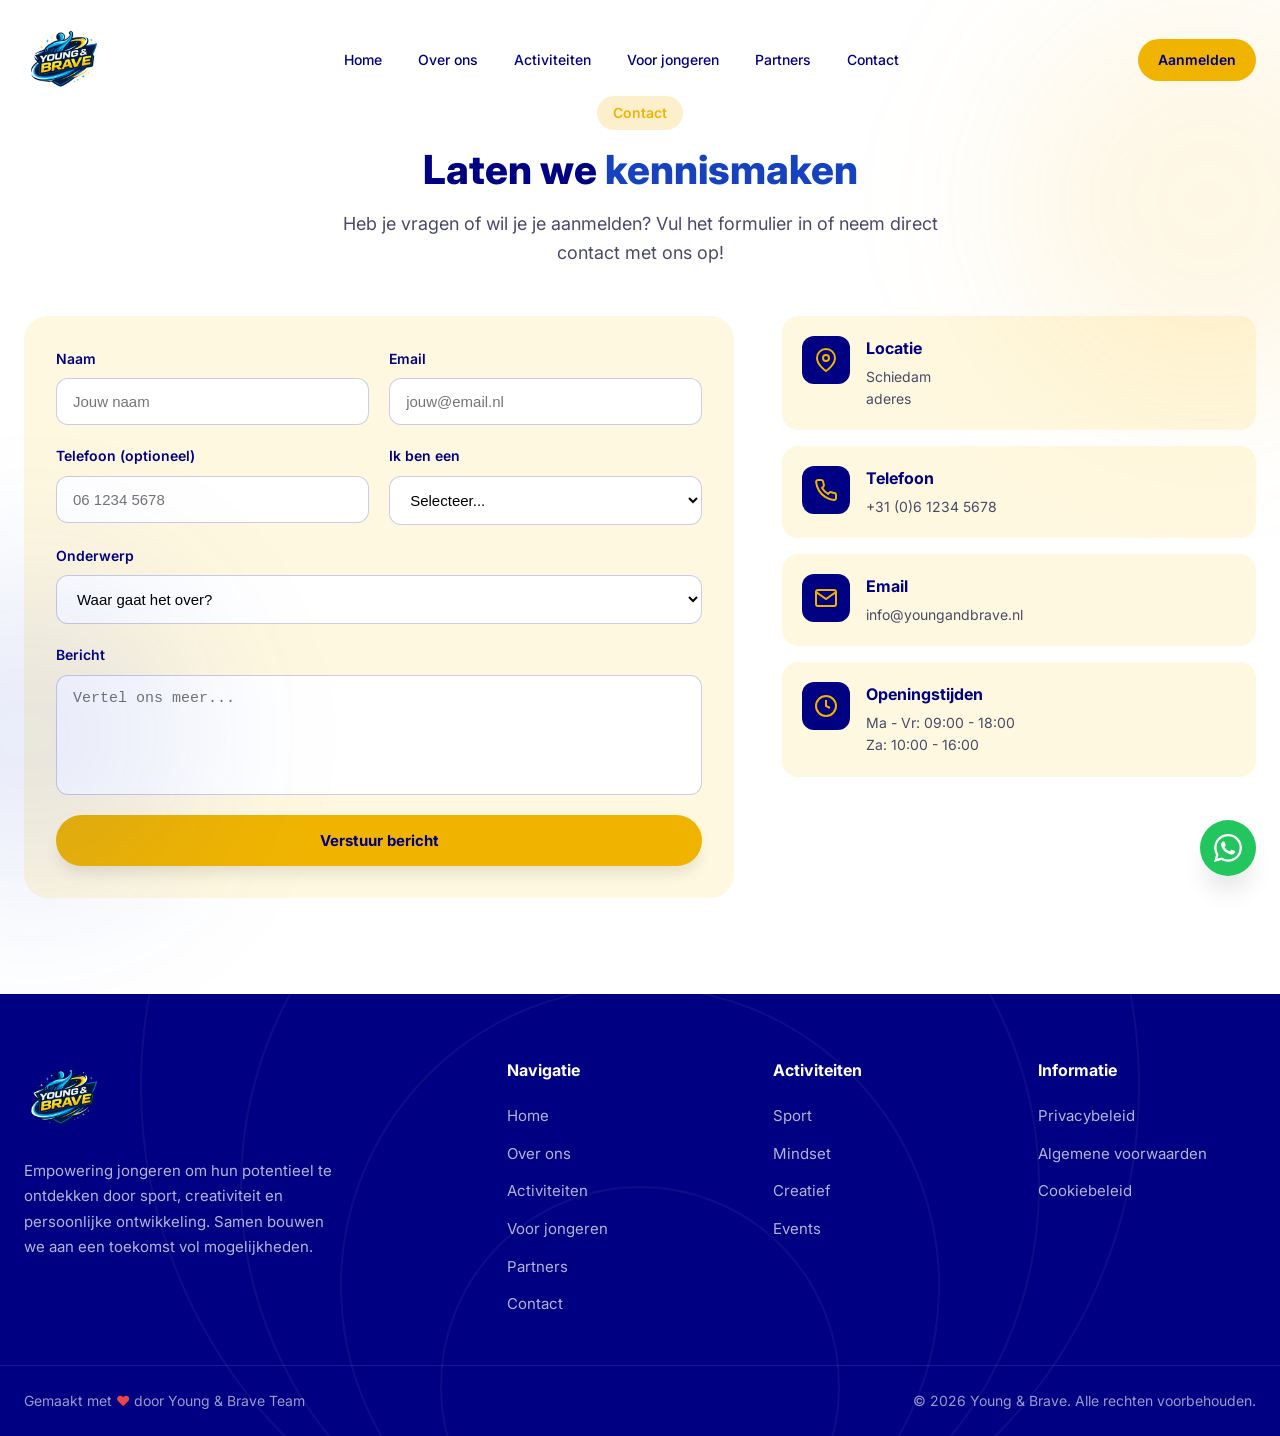
<file: contact.html>
<!DOCTYPE html>
<html lang="en">

<head>
  <meta charset="UTF-8">
  <meta name="viewport" content="width=device-width, initial-scale=1.0">
  <meta name="description"
    content="Young & Strong helpt jongeren met sport, mindset en creatieve workshops. Voor persoonlijke groei, zelfvertrouwen en toekomstontwikkeling.">
  <title>Contact</title>

  <!-- Connecties -->
  <link rel="preconnect" href="https://fonts.googleapis.com">
  <link rel="preconnect" href="https://fonts.gstatic.com" crossorigin>
  <link href="https://fonts.googleapis.com/css2?family=Inter:wght@400;500;600;700;800;900&display=swap"
    rel="stylesheet">
  <link rel="stylesheet" href="style.css">
</head>

<body>
  <!-- Loading Animation -->
  <div id="loader" class="loader">
    <div class="loader-content">
      <div class="loader-logo">
        <img src="logo.png" alt="logo" class="logo-img">
      </div>
      <div class="loader-text">
        <span class="loader-word">Young</span>
        <span class="loader-ampersand">&</span>
        <span class="loader-word">Brave</span>
      </div>
      <div class="loader-bar">
        <div class="loader-progress"></div>
      </div>
    </div>
  </div>

  <!-- Navigation -->
  <nav id="navbar" class="navbar">
    <div class="nav-container">
      <a href="index.html" class="nav-logo">
        <img src="logo.png" alt="logo" class="logo-img">
      </a>

      <div class="nav-links" id="navLinks">
        <a href="index.html" class="nav-link">Home</a>
        <a href="overOns.html" class="nav-link">Over ons</a>
        <a href="activiteiten.html" class="nav-link">Activiteiten</a>
        <a href="voorJongeren.html" class="nav-link">Voor jongeren</a>
        <a href="partners.html" class="nav-link">Partners</a>
        <a href="contact.html" class="nav-link">Contact</a>
      </div>

      <a href="contact.html" class="nav-cta">Aanmelden</a>

      <button class="nav-toggle" id="navToggle" aria-label="Menu">
        <span></span>
        <span></span>
        <span></span>
      </button>
    </div>
  </nav>


  <!-- Mobile Menu -->
  <div class="mobile-menu" id="mobileMenu">
    <a href="index.html" class="mobile-link">Home</a>
    <a href="overOns.html" class="mobile-link">Over ons</a>
    <a href="activiteiten.html" class="mobile-link">Activiteiten</a>
    <a href="voorJongeren.html" class="mobile-link">Voor jongeren</a>
    <a href="partners.html" class="mobile-link">Partners</a>
    <a href="contact.html" class="mobile-link">Contact</a>
    <a href="contact.html" class="mobile-cta">Aanmelden</a>
  </div>


  <section id="contact" class="contact">
    <div class="contact-bg">
      <div class="contact-blob contact-blob-1"></div>
      <div class="contact-blob contact-blob-2"></div>
    </div>

    <div class="container">
      <div class="section-header">
        <span class="section-badge section-badge--yellow">Contact</span>
        <h2 class="section-title">Laten we <span class="text-blue">kennismaken</span></h2>
        <p class="section-text">Heb je vragen of wil je je aanmelden? Vul het formulier in of neem direct contact met
          ons op!</p>
      </div>

      <div class="contact-grid">
        <div class="contact-form-wrapper">
          <div class="contact-form-box">
            <form id="contactForm" class="contact-form" action="https://formspree.io/f/xdapzzyy" method="POST">
              <div class="form-row">
                <div class="form-group">
                  <label for="name" class="form-label">Naam</label>
                  <input type="text" id="name" name="name" class="form-input" placeholder="Jouw naam" required>
                </div>
                <div class="form-group">
                  <label for="email" class="form-label">Email</label>
                  <input type="email" id="email" name="email" class="form-input" placeholder="jouw@email.nl" required>
                </div>
              </div>

              <div class="form-row">
                <div class="form-group">
                  <label for="phone" class="form-label">Telefoon (optioneel)</label>
                  <input type="tel" id="phone" name="phone" class="form-input" placeholder="06 1234 5678">
                </div>
                <div class="form-group">
                  <label for="type" class="form-label">Ik ben een</label>
                  <select id="type" name="type" class="form-select">
                    <option value="">Selecteer...</option>
                    <option value="jongere">Jongere (17-22)</option>
                    <option value="ouder">Ouder/Verzorger</option>
                    <option value="gemeente">Gemeente/Partner</option>
                    <option value="anders">Anders</option>
                  </select>
                </div>
              </div>

              <div class="form-group">
                <label for="subject" class="form-label">Onderwerp</label>
                <select id="subject" name="subject" class="form-select">
                  <option value="">Waar gaat het over?</option>
                  <option value="aanmelden">Aanmelden voor activiteit</option>
                  <option value="informatie">Informatie aanvragen</option>
                  <option value="samenwerken">Samenwerken</option>
                  <option value="vrijwilliger">Vrijwilliger worden</option>
                  <option value="anders">Anders</option>
                </select>
              </div>

              <div class="form-group">
                <label for="message" class="form-label">Bericht</label>
                <textarea id="message" name="message" class="form-textarea" rows="5" placeholder="Vertel ons meer..."
                  required></textarea>
              </div>

              <button type="submit" class="btn btn-primary btn-full">Verstuur bericht</button>
            </form>

            <div id="formSuccess" class="form-success">
              <h3 class="form-success-title">Bedankt voor je bericht!</h3>
              <p class="form-success-text">We nemen zo snel mogelijk contact met je op.</p>
            </div>
          </div>
        </div>

        <div class="contact-info">
          <div class="contact-info-item">
            <div class="contact-info-icon"> <svg viewBox="0 0 24 24" fill="none" stroke="currentColor" stroke-width="2">
                <path d="M21 10c0 7-9 13-9 13s-9-6-9-13a9 9 0 0118 0z" />
                <circle cx="12" cy="10" r="3" />
              </svg> </div>
            <div>
              <h4 class="contact-info-title">Locatie</h4>
              <p class="contact-info-text">Schiedam<br>aderes</p>
            </div>
          </div>
          <div class="contact-info-item">
            <div class="contact-info-icon"> <svg viewBox="0 0 24 24" fill="none" stroke="currentColor" stroke-width="2">
                <path
                  d="M22 16.92v3a2 2 0 0 1-2.18 2 19.79 19.79 0 0 1-8.63-3.07 19.5 19.5 0 0 1-6-6 19.79 19.79 0 0 1-3.07-8.67A2 2 0 0 1 4.11 2h3a2 2 0 0 1 2 1.72 12.84 12.84 0 0 0 .7 2.81 2 2 0 0 1-.45 2.11L8.09 9.91a16 16 0 0 0 6 6l1.27-1.27a2 2 0 0 1 2.11-.45 12.84 12.84 0 0 0 2.81.7A2 2 0 0 1 22 16.92z" />
              </svg> </div>
            <div>
              <h4 class="contact-info-title">Telefoon</h4>
              <p class="contact-info-text">+31 (0)6 1234 5678</p>
            </div>
          </div>
          <div class="contact-info-item">
            <div class="contact-info-icon"> <svg viewBox="0 0 24 24" fill="none" stroke="currentColor" stroke-width="2">
                <path d="M4 4h16c1.1 0 2 .9 2 2v12c0 1.1-.9 2-2 2H4c-1.1 0-2-.9-2-2V6c0-1.1.9-2 2-2z" />
                <polyline points="22,6 12,13 2,6" />
              </svg> </div>
            <div>
              <h4 class="contact-info-title">Email</h4>
              <p class="contact-info-text">info@youngandbrave.nl</p>
            </div>
          </div>
          <div class="contact-info-item">
            <div class="contact-info-icon"> <svg viewBox="0 0 24 24" fill="none" stroke="currentColor" stroke-width="2">
                <circle cx="12" cy="12" r="10" />
                <polyline points="12 6 12 12 16 14" />
              </svg> </div>
            <div>
              <h4 class="contact-info-title">Openingstijden</h4>
              <p class="contact-info-text">Ma - Vr: 09:00 - 18:00<br>Za: 10:00 - 16:00</p>
            </div>
          </div>
        </div>
      </div>
    </div>
  </section>

  <!-- Footer -->
  <footer class="footer">
    <div class="footer-rings">
      <div class="footer-ring"></div>
      <div class="footer-ring"></div>
      <div class="footer-ring"></div>
      <div class="footer-ring"></div>
    </div>

    <div class="container">
      <div class="footer-grid">
        <div class="footer-brand">
          <div class="footer-logo">
            <img src="logo.png" alt="logo" class="logo-img">
        </div>
          <p class="footer-text">Empowering jongeren om hun potentieel te ontdekken door sport, creativiteit en
            persoonlijke ontwikkeling. Samen bouwen we aan een toekomst vol mogelijkheden.</p>
        </div>

        <div class="footer-links">
          <h4 class="footer-title">Navigatie</h4>
          <ul>
            <li><a href="index.html">Home</a></li>
            <li><a href="overOns.html">Over ons</a></li>
            <li><a href="activiteiten.html">Activiteiten</a></li>
            <li><a href="voorJongeren.html">Voor jongeren</a></li>
            <li><a href="partners.html">Partners</a></li>
            <li><a href="contact.html">Contact</a></li>
          </ul>
        </div>

        <div class="footer-links">
          <h4 class="footer-title">Activiteiten</h4>
          <ul>
            <li><a href="activiteiten.html">Sport</a></li>
            <li><a href="activiteiten.html">Mindset</a></li>
            <li><a href="activiteiten.html">Creatief</a></li>
            <li><a href="activiteiten.html">Events</a></li>
          </ul>
        </div>

        <div class="footer-links">
          <h4 class="footer-title">Informatie</h4>
          <ul>
            <li><a href="#" onclick="alert('Binnenkort beschikbaar!')">Privacybeleid</a></li>
            <li><a href="#" onclick="alert('Binnenkort beschikbaar!')">Algemene voorwaarden</a></li>
            <li><a href="#" onclick="alert('Binnenkort beschikbaar!')">Cookiebeleid</a></li>
          </ul>
        </div>
      </div>
    </div>

    <div class="footer-bottom">
      <div class="container">
        <div class="footer-bottom-content">
          <p class="footer-credit">
            Gemaakt met <span>❤️</span> door Young & Brave Team
          </p>
          <p class="footer-copyright">© 2026 Young & Brave. Alle rechten voorbehouden.</p>
        </div>
      </div>
    </div>
  </footer>

  <!-- WhatsApp Button -->
  <a href="https://wa.me/31682370642?text=Hoi!%20Ik%20heb%20een%20vraag%20over%20Young%20%26%20Brave." target="_blank"
    class="whatsapp-btn" aria-label="Contact via WhatsApp">
    <svg viewBox="0 0 24 24" fill="currentColor">
      <path
        d="M17.472 14.382c-.297-.149-1.758-.867-2.03-.967-.273-.099-.471-.148-.67.15-.197.297-.767.966-.94 1.164-.173.199-.347.223-.644.075-.297-.15-1.255-.463-2.39-1.475-.883-.788-1.48-1.761-1.653-2.059-.173-.297-.018-.458.13-.606.134-.133.298-.347.446-.52.149-.174.198-.298.298-.497.099-.198.05-.371-.025-.52-.075-.149-.669-1.612-.916-2.207-.242-.579-.487-.5-.669-.51-.173-.008-.371-.01-.57-.01-.198 0-.52.074-.792.372-.272.297-1.04 1.016-1.04 2.479 0 1.462 1.065 2.875 1.213 3.074.149.198 2.096 3.2 5.077 4.487.709.306 1.262.489 1.694.625.712.227 1.36.195 1.871.118.571-.085 1.758-.719 2.006-1.413.248-.694.248-1.289.173-1.413-.074-.124-.272-.198-.57-.347m-5.421 7.403h-.004a9.87 9.87 0 01-5.031-1.378l-.361-.214-3.741.982.998-3.648-.235-.374a9.86 9.86 0 01-1.51-5.26c.001-5.45 4.436-9.884 9.888-9.884 2.64 0 5.122 1.03 6.988 2.898a9.825 9.825 0 012.893 6.994c-.003 5.45-4.437 9.884-9.885 9.884m8.413-18.297A11.815 11.815 0 0012.05 0C5.495 0 .16 5.335.157 11.892c0 2.096.547 4.142 1.588 5.945L.057 24l6.305-1.654a11.882 11.882 0 005.683 1.448h.005c6.554 0 11.89-5.335 11.893-11.893a11.821 11.821 0 00-3.48-8.413z" />
    </svg>
    <span class="whatsapp-tooltip">Chat met ons!</span>
  </a>

  <!-- scripts -->
  <script src="main.js"></script>
</body>

</html>
</file>
<file: style.css>
/* ========================================
   YOUNG & BRAVE - CSS Stylesheet
   Pure HTML/CSS/JS Version
   ======================================== */

/* CSS Variables */
:root {
  /* Colors */
  --yb-navy: #000082;
  --yb-blue: #1642BF;
  --yb-yellow: #F0B400;
  --yb-yellow-hover: #D49B00;
  --yb-cream: #FFF8E0;
  --yb-white: #FFFFFF;
  
  /* Text Colors */
  --text-dark: #1a1a2e;
  --text-medium: #4a4a68;
  --text-light: #ffffff;
  
  /* Spacing */
  --container-max: 1280px;
  --section-padding: 6rem;
  
  /* Border Radius */
  --radius-sm: 0.5rem;
  --radius-md: 0.75rem;
  --radius-lg: 1rem;
  --radius-xl: 1.5rem;
  --radius-full: 9999px;
  
  /* Shadows */
  --shadow-sm: 0 1px 2px rgba(0, 0, 0, 0.05);
  --shadow-md: 0 4px 6px -1px rgba(0, 0, 0, 0.1);
  --shadow-lg: 0 10px 15px -3px rgba(0, 0, 0, 0.1);
  --shadow-xl: 0 20px 25px -5px rgba(0, 0, 0, 0.1);
  
  /* Transitions */
  --transition-fast: 0.15s ease;
  --transition-base: 0.3s ease;
  --transition-slow: 0.5s ease;
}

/* Reset & Base */
*, *::before, *::after {
  box-sizing: border-box;
  margin: 0;
  padding: 0;
}

html {
  scroll-behavior: smooth;
}

body {
  font-family: 'Inter', -apple-system, BlinkMacSystemFont, 'Segoe UI', Roboto, sans-serif;
  background-color: var(--yb-cream);
  color: var(--yb-navy);
  line-height: 1.6;
  overflow-x: hidden;
}

img {
  max-width: 100%;
  height: auto;
  display: block;
}

a {
  text-decoration: none;
  color: inherit;
}

button {
  font-family: inherit;
  cursor: pointer;
  border: none;
  background: none;
}

/* Container */
.container {
  max-width: var(--container-max);
  margin: 0 auto;
  padding: 0 1.5rem;
}

/* ========================================
   LOADER
   ======================================== */
.loader {
  position: fixed;
  inset: 0;
  background: var(--yb-navy);
  display: flex;
  align-items: center;
  justify-content: center;
  z-index: 9999;
  transition: opacity 0.5s ease, visibility 0.5s ease;
  height: 100vh;
}

.loader.hidden {
  opacity: 0;
  visibility: hidden;
  pointer-events: none;
}

.loader-content {
  text-align: center;
}

.loader-logo img {
  width: 80px;
  height: auto;
  max-width: 100%;
}

.loader-logo {
  display: flex;
  justify-content: center;
  height: auto;
}

.loader-content {
  text-align: center;
}

.loader-circle {
  width: 80px;
  height: 80px;
  background: var(--yb-yellow);
  border-radius: 50%;
  display: flex;
  align-items: center;
  justify-content: center;
  margin: 0 auto;
  animation: loaderPulse 1.25s ease-in-out infinite;
}

.loader-circle span {
  font-size: 1.75rem;
  font-weight: 800;
  color: var(--yb-navy);
}

@keyframes loaderPulse {
  0%, 100% { transform: scale(1); }
  50% { transform: scale(1.1); }
}

.loader-text {
  font-size: 2rem;
  font-weight: 800;
  color: white;
  margin-bottom: 2rem;
}

.loader-word {
  display: inline-block;
  opacity: 0;
  transform: translateY(20px);
  animation: fadeInUp 0.42s ease forwards;
}

.loader-word:nth-child(1) { animation-delay: 0.25s; }
.loader-ampersand { 
  display: inline-block;
  color: var(--yb-yellow);
  margin: 0 0.25rem;
  opacity: 0;
  animation: fadeInUp 0.42s ease forwards 0.5s;
}
.loader-word:nth-child(3) { animation-delay: 0.58s; }

@keyframes fadeInUp {
  to {
    opacity: 1;
    transform: translateY(0);
  }
}

.loader-bar {
  width: 200px;
  height: 4px;
  background: rgba(255, 255, 255, 0.2);
  border-radius: var(--radius-full);
  overflow: hidden;
  margin: 0 auto;
}

.loader-progress {
  height: 100%;
  background: var(--yb-yellow);
  border-radius: var(--radius-full);
  width: 0;
  animation: loadProgress 1.25s ease forwards 0.25s;
}

@keyframes loadProgress {
  0% { width: 0; }
  50% { width: 60%; }
  100% { width: 100%; }
}

/* ========================================
   NAVIGATION
   ======================================== */
.navbar {
  position: fixed;
  top: 0;
  left: 0;
  right: 0;
  z-index: 1000;
  padding: 1.25rem 0;
  transition: all var(--transition-base);
}

.navbar.scrolled {
  background: rgba(0, 0, 130, 0.95);
  backdrop-filter: blur(10px);
  padding: 0.75rem 0;
  box-shadow: var(--shadow-lg);
}

.nav-container {
  max-width: var(--container-max);
  margin: 0 auto;
  padding: 0 1.5rem;
  display: flex;
  align-items: center;
  justify-content: space-between;
}

.nav-logo {
  display: flex;
  align-items: center;
  gap: 0.75rem;
  width: 80px;
  height: auto;
  max-width: 100%;
}

.logo-circle {
  width: 40px;
  height: 40px;
  background: var(--yb-yellow);
  border-radius: 50%;
  display: flex;
  align-items: center;
  justify-content: center;
  font-weight: 800;
  font-size: 0.875rem;
  color: var(--yb-navy);
}

.logo-text {
  font-weight: 700;
  font-size: 1.25rem;
  color: var(--yb-navy);
  transition: color var(--transition-base);
}

.navbar.scrolled .logo-text {
  color: white;
}

.nav-links {
  display: flex;
  align-items: center;
  gap: 0.25rem;
}

.nav-link {
  padding: 0.5rem 1rem;
  font-size: 0.875rem;
  font-weight: 500;
  color: var(--yb-navy);
  border-radius: var(--radius-md);
  transition: all var(--transition-fast);
}

.nav-link:hover {
  background: rgba(240, 180, 0, 0.2);
}

.navbar.scrolled .nav-link {
  color: white;
}

.navbar.scrolled .nav-link:hover {
  background: rgba(240, 180, 0, 0.3);
  color: var(--yb-navy);
}

.nav-cta {
  display: inline-flex;
  padding: 0.625rem 1.25rem;
  background: var(--yb-yellow);
  color: var(--yb-navy);
  font-weight: 600;
  font-size: 0.875rem;
  border-radius: var(--radius-full);
  transition: all var(--transition-fast);
}

.nav-cta:hover {
  background: var(--yb-yellow-hover);
}

.nav-toggle {
  display: none;
  flex-direction: column;
  gap: 5px;
  padding: 5px;
}

.nav-toggle span {
  width: 24px;
  height: 2px;
  background: var(--yb-navy);
  transition: all var(--transition-fast);
}

.navbar.scrolled .nav-toggle span {
  background: white;
}

/* Mobile Menu */
.mobile-menu {
  position: fixed;
  top: 70px;
  left: 1rem;
  right: 1rem;
  background: rgba(0, 0, 130, 0.98);
  backdrop-filter: blur(10px);
  border-radius: var(--radius-xl);
  padding: 1.5rem;
  display: flex;
  flex-direction: column;
  gap: 0.5rem;
  z-index: 999;
  opacity: 0;
  visibility: hidden;
  transform: translateY(-10px);
  transition: all var(--transition-base);
}

.mobile-menu.active {
  opacity: 1;
  visibility: visible;
  transform: translateY(0);
}

.mobile-link {
  padding: 0.875rem 1rem;
  color: white;
  font-weight: 500;
  border-radius: var(--radius-md);
  transition: background var(--transition-fast);
}

.mobile-link:hover {
  background: rgba(240, 180, 0, 0.2);
}

.mobile-cta {
  margin-top: 0.5rem;
  padding: 0.875rem 1rem;
  background: var(--yb-yellow);
  color: var(--yb-navy);
  font-weight: 600;
  text-align: center;
  border-radius: var(--radius-full);
}

/* ========================================
   BUTTONS
   ======================================== */
.btn {
  display: inline-flex;
  align-items: center;
  justify-content: center;
  gap: 0.5rem;
  padding: 1rem 2rem;
  font-weight: 700;
  font-size: 0.9375rem;
  border-radius: var(--radius-full);
  transition: all var(--transition-fast);
}

.btn svg {
  width: 20px;
  height: 20px;
}

.btn-primary {
  background: var(--yb-yellow);
  color: var(--yb-navy);
  box-shadow: var(--shadow-lg);
}

.btn-primary:hover {
  background: var(--yb-yellow-hover);
  transform: translateY(-2px);
  box-shadow: var(--shadow-xl);
}

.btn-secondary {
  border: 2px solid var(--yb-navy);
  color: var(--yb-navy);
}

.btn-secondary:hover {
  background: var(--yb-navy);
  color: white;
}

.btn-navy {
  background: var(--yb-navy);
  color: white;
  box-shadow: var(--shadow-lg);
}

.btn-navy:hover {
  background: var(--yb-blue);
  transform: translateY(-2px);
}

.btn-yellow {
  background: var(--yb-yellow);
  color: var(--yb-navy);
}

.btn-yellow:hover {
  background: var(--yb-yellow-hover);
}

.btn-outline-light {
  border: 2px solid rgba(255, 255, 255, 0.3);
  color: white;
  backdrop-filter: blur(10px);
}

.btn-outline-light:hover {
  background: rgba(255, 255, 255, 0.1);
  border-color: rgba(255, 255, 255, 0.5);
}

.btn-full {
  width: 100%;
}

/* ========================================
   SECTION HEADERS
   ======================================== */
.section-header {
  text-align: center;
  margin-bottom: 3rem;
}

.section-header--light {
  color: white;
}

.section-badge {
  display: inline-block;
  padding: 0.375rem 1rem;
  font-size: 0.875rem;
  font-weight: 600;
  border-radius: var(--radius-full);
  margin-bottom: 1rem;
}

.section-badge--yellow {
  background: rgba(240, 180, 0, 0.2);
  color: var(--yb-yellow);
}

.section-badge--blue {
  background: rgba(22, 66, 191, 0.1);
  color: var(--yb-blue);
}

.section-title {
  font-size: 2.5rem;
  font-weight: 800;
  margin-bottom: 1rem;
  line-height: 1.2;
}

.section-header--light .section-title {
  color: white;
}

.section-text {
  font-size: 1.125rem;
  color: var(--text-medium);
  max-width: 600px;
  margin: 0 auto;
}

.section-header--light .section-text {
  color: rgba(255, 255, 255, 0.8);
}

.text-yellow {
  color: var(--yb-yellow);
}

.text-blue {
  color: var(--yb-blue);
}

/* ========================================
   HERO SECTION
   ======================================== */
.hero {
  position: relative;
  min-height: 100vh;
  display: flex;
  align-items: center;
  padding-top: 5rem;
  padding-bottom: 4rem;
  overflow: hidden;
}

.hero-bg {
  position: absolute;
  inset: 0;
  pointer-events: none;
}

.hero-blob {
  position: absolute;
  border-radius: 50%;
  filter: blur(80px);
}

.hero-blob-1 {
  width: 400px;
  height: 400px;
  background: rgba(240, 180, 0, 0.2);
  top: 5%;
  right: -5%;
}

.hero-blob-2 {
  width: 320px;
  height: 320px;
  background: rgba(22, 66, 191, 0.1);
  bottom: 20%;
  left: -5%;
}

.hero-blob-3 {
  width: 500px;
  height: 500px;
  background: rgba(240, 180, 0, 0.1);
  top: 50%;
  left: 50%;
  transform: translate(-50%, -50%);
}

.hero-diagonal {
  position: absolute;
  bottom: 0;
  left: 0;
  right: 0;
  height: 120px;
  background: var(--yb-navy);
  transform: skewY(-2deg);
  transform-origin: bottom left;
}

.hero-grid {
  display: grid;
  grid-template-columns: 1fr 1fr;
  gap: 4rem;
  align-items: center;
  position: relative;
  z-index: 1;
}

.hero-content {
  max-width: 600px;
}

.hero-badge {
  display: inline-flex;
  align-items: center;
  gap: 0.5rem;
  padding: 0.5rem 1rem;
  background: rgba(240, 180, 0, 0.3);
  border-radius: var(--radius-full);
  font-size: 0.875rem;
  font-weight: 600;
  color: var(--yb-navy);
  margin-bottom: 1.5rem;
}

.hero-badge-icon {
  font-size: 1rem;
}

.hero-title {
  font-size: 3.5rem;
  font-weight: 900;
  line-height: 1.1;
  color: var(--yb-navy);
  margin-bottom: 1.5rem;
}

.hero-title .highlight {
  position: relative;
  display: inline-block;
}

.hero-title .highlight::after {
  content: '';
  position: absolute;
  bottom: 5px;
  left: 0;
  right: 0;
  height: 12px;
  background: rgba(240, 180, 0, 0.6);
  z-index: -1;
}

.hero-text {
  font-size: 1.125rem;
  color: var(--text-medium);
  margin-bottom: 2rem;
  line-height: 1.7;
}

.hero-buttons {
  display: flex;
  gap: 1rem;
  margin-bottom: 2.5rem;
  flex-wrap: wrap;
}

.hero-stats {
  display: flex;
  gap: 2rem;
}

.hero-stat {
  display: flex;
  align-items: center;
  gap: 0.875rem;
}

.hero-stat-icon {
  width: 48px;
  height: 48px;
  background: rgba(22, 66, 191, 0.2);
  border-radius: var(--radius-md);
  display: flex;
  align-items: center;
  justify-content: center;
}

.hero-stat-icon svg {
  width: 24px;
  height: 24px;
  color: var(--yb-blue);
}

.hero-stat-icon--yellow {
  background: rgba(240, 180, 0, 0.4);
}

.hero-stat-icon--yellow svg {
  color: var(--yb-navy);
}

.hero-stat-number {
  font-size: 1.5rem;
  font-weight: 800;
  color: var(--yb-navy);
  line-height: 1;
}

.hero-stat-label {
  font-size: 0.875rem;
  color: var(--text-medium);
}

/* Hero Images */
.hero-images {
  position: relative;
}

.hero-image-grid {
  display: grid;
  grid-template-columns: 1fr 1fr;
  gap: 1rem;
}

.hero-image-main {
  grid-column: span 2;
  position: relative;
  border-radius: var(--radius-xl);
  overflow: hidden;
  box-shadow: var(--shadow-xl);
}

.hero-image-main img {
  width: 100%;
  aspect-ratio: 16/10;
  object-fit: cover;
}

.hero-float-card {
  position: absolute;
  bottom: -1.5rem;
  left: -1.5rem;
  background: white;
  padding: 1rem;
  border-radius: var(--radius-lg);
  box-shadow: var(--shadow-xl);
  display: flex;
  align-items: center;
  gap: 0.875rem;
}

.float-card-icon {
  width: 48px;
  height: 48px;
  background: var(--yb-yellow);
  border-radius: 50%;
  display: flex;
  align-items: center;
  justify-content: center;
  font-size: 1.5rem;
}

.float-card-title {
  font-weight: 700;
  color: var(--yb-navy);
  font-size: 0.9375rem;
}

.float-card-text {
  font-size: 0.8125rem;
  color: var(--text-medium);
}

.hero-image-small {
  border-radius: var(--radius-lg);
  overflow: hidden;
  box-shadow: var(--shadow-lg);
}

.hero-image-small img {
  width: 100%;
  aspect-ratio: 1;
  object-fit: cover;
}

.hero-deco {
  position: absolute;
  border-radius: 50%;
}

.hero-deco-1 {
  width: 80px;
  height: 80px;
  background: var(--yb-yellow);
  opacity: 0.6;
  top: -1rem;
  right: -1rem;
}

.hero-deco-2 {
  width: 64px;
  height: 64px;
  background: var(--yb-blue);
  opacity: 0.4;
  bottom: -2rem;
  right: 25%;
}

/* ========================================
   ABOUT SECTION
   ======================================== */
.about {
  position: relative;
  padding: var(--section-padding) 0;
  background: var(--yb-navy);
  overflow: hidden;
}

.about-rings {
  position: absolute;
  inset: 0;
  pointer-events: none;
  opacity: 0.1;
}

.about-ring {
  position: absolute;
  top: 50%;
  left: 50%;
  transform: translate(-50%, -50%);
  border: 2px solid white;
  border-radius: 50%;
}

.about-ring:nth-child(1) { width: 200px; height: 200px; }
.about-ring:nth-child(2) { width: 350px; height: 350px; }
.about-ring:nth-child(3) { width: 500px; height: 500px; }
.about-ring:nth-child(4) { width: 650px; height: 650px; }
.about-ring:nth-child(5) { width: 800px; height: 800px; }
.about-ring:nth-child(6) { width: 950px; height: 950px; }

.about-cards {
  display: grid;
  grid-template-columns: repeat(2, 1fr);
  gap: 2rem;
  margin-bottom: 4rem;
}

.about-card {
  background: rgba(255, 255, 255, 0.1);
  backdrop-filter: blur(10px);
  border: 1px solid rgba(255, 255, 255, 0.2);
  border-radius: var(--radius-xl);
  padding: 2rem;
}

.about-card-icon {
  width: 56px;
  height: 56px;
  border-radius: var(--radius-md);
  display: flex;
  align-items: center;
  justify-content: center;
  font-size: 1.5rem;
  margin-bottom: 1.5rem;
}

.about-card-icon--yellow {
  background: rgba(240, 180, 0, 0.2);
}

.about-card-icon--blue {
  background: rgba(22, 66, 191, 0.5);
}

.about-card-title {
  font-size: 1.5rem;
  font-weight: 700;
  color: white;
  margin-bottom: 1rem;
}

.about-card-text {
  color: rgba(255, 255, 255, 0.8);
  line-height: 1.7;
}

.values-header {
  text-align: center;
  margin-bottom: 2rem;
}

.values-title {
  font-size: 1.875rem;
  font-weight: 700;
  color: white;
  margin-bottom: 0.5rem;
}

.values-subtitle {
  color: rgba(255, 255, 255, 0.7);
}

.values-grid {
  display: grid;
  grid-template-columns: repeat(4, 1fr);
  gap: 1.5rem;
}

.value-card {
  background: rgba(255, 255, 255, 0.05);
  border: 1px solid rgba(255, 255, 255, 0.1);
  border-radius: var(--radius-lg);
  padding: 1.5rem;
  transition: all var(--transition-base);
}

.value-card:hover {
  background: rgba(255, 255, 255, 0.1);
  border-color: rgba(240, 180, 0, 0.5);
}

.value-icon {
  width: 48px;
  height: 48px;
  background: rgba(240, 180, 0, 0.2);
  border-radius: var(--radius-md);
  display: flex;
  align-items: center;
  justify-content: center;
  margin-bottom: 1rem;
}

.value-icon svg {
  width: 24px;
  height: 24px;
  color: var(--yb-yellow);
}

.value-title {
  font-size: 1.125rem;
  font-weight: 700;
  color: white;
  margin-bottom: 0.5rem;
}

.value-text {
  font-size: 0.875rem;
  color: rgba(255, 255, 255, 0.7);
  line-height: 1.6;
}

/* ========================================
   ACTIVITIES SECTION
   ======================================== */
.activities {
  padding: var(--section-padding) 0;
  background: var(--yb-cream);
}

.filter-buttons {
  display: flex;
  justify-content: center;
  gap: 0.75rem;
  margin-bottom: 2.5rem;
  flex-wrap: wrap;
}

.filter-btn {
  padding: 0.625rem 1.5rem;
  font-weight: 600;
  font-size: 0.875rem;
  border-radius: var(--radius-full);
  background: white;
  color: var(--yb-navy);
  transition: all var(--transition-fast);
}

.filter-btn:hover {
  background: rgba(240, 180, 0, 0.2);
}

.filter-btn.active {
  background: var(--yb-navy);
  color: white;
}

.activities-grid {
  display: grid;
  grid-template-columns: repeat(3, 1fr);
  gap: 1.5rem;
}

.activity-card {
  background: white;
  border-radius: var(--radius-xl);
  overflow: hidden;
  box-shadow: var(--shadow-lg);
  transition: all var(--transition-base);
}

.activity-card:hover {
  transform: translateY(-8px);
  box-shadow: var(--shadow-xl);
}

.activity-card.hidden {
  display: none;
}

.activity-image {
  position: relative;
  overflow: hidden;
}

.activity-image img {
  width: 100%;
  aspect-ratio: 4/3;
  object-fit: cover;
  transition: transform var(--transition-slow);
}

.activity-card:hover .activity-image img {
  transform: scale(1.1);
}

.activity-category {
  position: absolute;
  top: 1rem;
  left: 1rem;
  padding: 0.375rem 0.875rem;
  font-size: 0.6875rem;
  font-weight: 700;
  text-transform: uppercase;
  letter-spacing: 0.05em;
  color: white;
  border-radius: var(--radius-full);
}

.activity-category.sport { background: #f97316; }
.activity-category.mindset { background: #8b5cf6; }
.activity-category.creatief { background: #ec4899; }
.activity-category.events { background: #22c55e; }

.activity-content {
  padding: 1.5rem;
}

.activity-meta {
  display: flex;
  align-items: center;
  gap: 0.5rem;
  margin-bottom: 0.75rem;
}

.activity-meta svg {
  width: 18px;
  height: 18px;
  color: var(--yb-blue);
}

.activity-meta span {
  font-size: 0.8125rem;
  color: var(--text-medium);
  text-transform: capitalize;
}

.activity-title {
  font-size: 1.125rem;
  font-weight: 700;
  color: var(--yb-navy);
  margin-bottom: 0.75rem;
  transition: color var(--transition-fast);
}

.activity-card:hover .activity-title {
  color: var(--yb-blue);
}

.activity-description {
  font-size: 0.875rem;
  color: var(--text-medium);
  line-height: 1.6;
  margin-bottom: 1rem;
  display: -webkit-box;
  -webkit-line-clamp: 2;
  -webkit-box-orient: vertical;
  overflow: hidden;
}

.activity-link {
  display: inline-flex;
  align-items: center;
  gap: 0.5rem;
  font-weight: 600;
  font-size: 0.875rem;
  color: var(--yb-blue);
  transition: color var(--transition-fast);
}

.activity-link:hover {
  color: var(--yb-navy);
}

.activity-link svg {
  width: 16px;
  height: 16px;
}

.activities-cta {
  text-align: center;
  margin-top: 3rem;
}

/* Modal */
.modal {
  position: fixed;
  inset: 0;
  z-index: 2000;
  display: flex;
  align-items: center;
  justify-content: center;
  padding: 1rem;
  opacity: 0;
  visibility: hidden;
  transition: all var(--transition-base);
}

.modal.active {
  opacity: 1;
  visibility: visible;
}

.modal-overlay {
  position: absolute;
  inset: 0;
  background: rgba(0, 0, 0, 0.5);
  backdrop-filter: blur(4px);
}

.modal-content {
  position: relative;
  background: white;
  border-radius: var(--radius-xl);
  max-width: 700px;
  width: 100%;
  max-height: 90vh;
  overflow-y: auto;
  transform: scale(0.95);
  transition: transform var(--transition-base);
}

.modal.active .modal-content {
  transform: scale(1);
}

.modal-content--large {
  max-width: 800px;
}

.modal-close {
  position: absolute;
  top: 1rem;
  right: 1rem;
  width: 40px;
  height: 40px;
  background: var(--yb-cream);
  border-radius: 50%;
  display: flex;
  align-items: center;
  justify-content: center;
  z-index: 10;
  transition: all var(--transition-fast);
}

.modal-close:hover {
  background: var(--yb-yellow);
}

.modal-close svg {
  width: 20px;
  height: 20px;
  color: var(--yb-navy);
}

.modal-image {
  width: 100%;
  aspect-ratio: 16/9;
  object-fit: cover;
}

.modal-body {
  padding: 1.5rem;
}

.modal-category {
  display: inline-block;
  padding: 0.375rem 0.875rem;
  font-size: 0.6875rem;
  font-weight: 700;
  text-transform: uppercase;
  color: white;
  border-radius: var(--radius-full);
  margin-bottom: 1rem;
}

.modal-title {
  font-size: 1.5rem;
  font-weight: 700;
  color: var(--yb-navy);
  margin-bottom: 1rem;
}

.modal-description {
  color: var(--text-medium);
  line-height: 1.7;
  margin-bottom: 1.5rem;
}

.modal-details {
  display: grid;
  grid-template-columns: repeat(3, 1fr);
  gap: 1rem;
  margin-bottom: 1.5rem;
}

.modal-detail {
  display: flex;
  align-items: center;
  gap: 0.75rem;
  padding: 1rem;
  background: var(--yb-cream);
  border-radius: var(--radius-lg);
}

.modal-detail svg {
  width: 20px;
  height: 20px;
  color: var(--yb-blue);
  flex-shrink: 0;
}

.modal-detail-label {
  font-size: 0.75rem;
  color: var(--text-medium);
}

.modal-detail-value {
  font-size: 0.875rem;
  font-weight: 600;
  color: var(--yb-navy);
}

/* ========================================
   FOR YOUTH SECTION
   ======================================== */
.for-youth {
  position: relative;
  padding: var(--section-padding) 0;
  background: white;
  overflow: hidden;
}

.for-youth-bg {
  position: absolute;
  inset: 0;
  pointer-events: none;
}

.for-youth-blob {
  position: absolute;
  border-radius: 50%;
  filter: blur(80px);
}

.for-youth-blob-1 {
  width: 400px;
  height: 400px;
  background: rgba(240, 180, 0, 0.1);
  top: 0;
  right: -10%;
}

.for-youth-blob-2 {
  width: 320px;
  height: 320px;
  background: rgba(22, 66, 191, 0.1);
  bottom: 10%;
  left: -10%;
}

.for-youth-grid {
  display: grid;
  grid-template-columns: 1fr 1fr;
  gap: 4rem;
  align-items: start;
  margin-bottom: 4rem;
}

.benefits-title {
  font-size: 1.5rem;
  font-weight: 700;
  color: var(--yb-navy);
  margin-bottom: 1.5rem;
}

.benefits-list {
  display: flex;
  flex-direction: column;
  gap: 0.75rem;
  margin-bottom: 2rem;
}

.benefit-item {
  display: flex;
  align-items: center;
  gap: 1rem;
  padding: 1rem;
  background: var(--yb-cream);
  border-radius: var(--radius-lg);
  transition: background var(--transition-fast);
}

.benefit-item:hover {
  background: rgba(240, 180, 0, 0.2);
}

.benefit-icon {
  width: 32px;
  height: 32px;
  background: var(--yb-yellow);
  border-radius: 50%;
  display: flex;
  align-items: center;
  justify-content: center;
  flex-shrink: 0;
}

.benefit-icon svg {
  width: 18px;
  height: 18px;
  color: var(--yb-navy);
}

.benefit-text {
  font-weight: 500;
  color: var(--yb-navy);
}

.stats-row {
  display: grid;
  grid-template-columns: repeat(3, 1fr);
  gap: 1rem;
}

.stat-box {
  text-align: center;
  padding: 1.25rem 0.75rem;
  border-radius: var(--radius-lg);
}

.stat-box svg {
  width: 32px;
  height: 32px;
  margin: 0 auto 0.75rem;
}

.stat-box--navy {
  background: var(--yb-navy);
  color: white;
}

.stat-box--navy svg {
  color: var(--yb-yellow);
}

.stat-box--blue {
  background: var(--yb-blue);
  color: white;
}

.stat-box--blue svg {
  color: white;
}

.stat-box--yellow {
  background: var(--yb-yellow);
  color: var(--yb-navy);
}

.stat-box--yellow svg {
  color: var(--yb-navy);
}

.stat-number {
  font-size: 1.5rem;
  font-weight: 800;
  line-height: 1;
  margin-bottom: 0.25rem;
}

.stat-label {
  font-size: 0.6875rem;
  opacity: 0.8;
}

.for-youth-image {
  position: relative;
}

.for-youth-img-wrapper {
  border-radius: var(--radius-xl);
  overflow: hidden;
  box-shadow: var(--shadow-xl);
}

.for-youth-img-wrapper img {
  width: 100%;
  aspect-ratio: 4/5;
  object-fit: cover;
}

.whatsapp-card {
  position: absolute;
  bottom: -1.5rem;
  left: -1.5rem;
  background: white;
  padding: 1.25rem;
  border-radius: var(--radius-lg);
  box-shadow: var(--shadow-xl);
  max-width: 280px;
}

.whatsapp-icon {
  width: 48px;
  height: 48px;
  background: #22c55e;
  border-radius: 50%;
  display: flex;
  align-items: center;
  justify-content: center;
  font-size: 1.5rem;
  margin-bottom: 0.75rem;
}

.whatsapp-title {
  font-weight: 700;
  color: var(--yb-navy);
}

.whatsapp-text {
  font-size: 0.875rem;
  color: var(--text-medium);
  margin-bottom: 0.5rem;
}

.whatsapp-desc {
  font-size: 0.8125rem;
  color: var(--text-medium);
  line-height: 1.5;
}

.testimonials-section {
  margin-bottom: 3rem;
}

.testimonials-title {
  font-size: 1.875rem;
  font-weight: 700;
  color: var(--yb-navy);
  text-align: center;
  margin-bottom: 0.5rem;
}

.testimonials-subtitle {
  text-align: center;
  color: var(--text-medium);
  margin-bottom: 2rem;
}

.testimonials-grid {
  display: grid;
  grid-template-columns: repeat(3, 1fr);
  gap: 1.5rem;
}

.testimonial-card {
  background: var(--yb-cream);
  border-radius: var(--radius-xl);
  padding: 1.5rem;
  position: relative;
}

.testimonial-quote {
  position: absolute;
  top: -0.5rem;
  left: 1rem;
  font-size: 4rem;
  color: var(--yb-yellow);
  font-family: Georgia, serif;
  line-height: 1;
}

.testimonial-text {
  color: var(--text-medium);
  line-height: 1.7;
  margin-bottom: 1.25rem;
  padding-top: 1rem;
}

.testimonial-author {
  display: flex;
  align-items: center;
  gap: 0.75rem;
}

.testimonial-avatar {
  width: 48px;
  height: 48px;
  border-radius: 50%;
  object-fit: cover;
}

.testimonial-name {
  font-weight: 600;
  color: var(--yb-navy);
}

.for-youth-cta {
  text-align: center;
}

/* ========================================
   PARTNERS SECTION
   ======================================== */
.partners {
  position: relative;
  padding: var(--section-padding) 0;
  background: var(--yb-cream);
  overflow: hidden;
}

.partners-rings {
  position: absolute;
  inset: 0;
  pointer-events: none;
  opacity: 0.05;
}

.partners-ring {
  position: absolute;
  top: 50%;
  left: 50%;
  transform: translate(-50%, -50%);
  border: 2px solid white;
  border-radius: 50%;
}

.partners-ring:nth-child(1) { width: 600px; height: 600px; }
.partners-ring:nth-child(2) { width: 800px; height: 800px; }
.partners-ring:nth-child(3) { width: 1000px; height: 1000px; }

.impact-stats {
  display: grid;
  grid-template-columns: repeat(3, 1fr);
  gap: 1.5rem;
  margin-bottom: 4rem;
}

.impact-stat {
  background: white;
  backdrop-filter: blur(10px);
  border: 1px solid rgba(0, 0, 130, 0.1);
  border-radius: var(--radius-xl);
  padding: 2rem;
  text-align: center;
}

.impact-stat svg {
  width: 40px;
  height: 40px;
  color: var(--yb-yellow);
  margin: 0 auto 1rem;
}

.impact-number {
  font-size: 3rem;
  font-weight: 800;
  color: #000082;
  line-height: 1;
  margin-bottom: 0.5rem;
}

.impact-label {
  color: rgba(0, 0, 130, 0.7);
}

.partnership-grid {
  display: grid;
  grid-template-columns: repeat(3, 1fr);
  gap: 1.5rem;
  margin-bottom: 4rem;
}

.partnership-card {
  background: white;
  backdrop-filter: blur(10px);
  border: 1px solid rgba(0, 0, 130, 0.1);
  color: #000082;
  border-radius: var(--radius-xl);
  padding: 2rem;
  transition: all var(--transition-base);
}

.partnership-card:hover {
  transform: translateY(-4px);
  background: rgba(255, 255, 255, 0.1);
  border-color: rgba(240, 180, 0, 0.5);
}

.partnership-icon {
  width: 56px;
  height: 56px;
  background: rgba(240, 180, 0, 0.2);
  border-radius: var(--radius-md);
  display: flex;
  align-items: center;
  justify-content: center;
  margin-bottom: 1.5rem;
}

.partnership-icon svg {
  width: 28px;
  height: 28px;
  color: var(--yb-yellow);
}

.partnership-title {
  font-size: 1.25rem;
  font-weight: 700;
  color: #000082;
  margin-bottom: 0.75rem;
}

.partnership-text {
  color: rgba(0, 0, 130, 0.7);
  margin-bottom: 1.25rem;
  line-height: 1.6;
}

.partnership-list {
  list-style: none;
  display: flex;
  flex-direction: column;
  gap: 0.75rem;
  color: rgba(0, 0, 130, 0.8);
}

.partnership-list li {
  display: flex;
  align-items: center;
  gap: 0.625rem;
  color: rgba(0, 0, 130, 0.8);
  font-size: 0.875rem;
}

.partnership-list svg {
  width: 16px;
  height: 16px;
  color: var(--yb-yellow);
  flex-shrink: 0;
}

.partners-story {
  margin-top: 4rem;
}

.partners-story-content {
  background: #fff8e7;
  border-radius: var(--radius-xl);
  padding: 3rem;
  text-align: center;
}

.partners-story-title {
  font-size: 1.8rem;
  font-weight: 700;
  color: #000082;
  margin-bottom: 0.25rem;
}

.partners-story-sub {
  color: #444;
  margin-bottom: 2rem;
  font-size: 0.9rem;
}

.partners-story-grid {
  display: grid;
  grid-template-columns: repeat(2, 1fr);
  gap: 1.5rem;
  text-align: left;
}
.partners-story-block {
  background: white;
  border-radius: var(--radius-lg);
  padding: 1.5rem;
  border: 1px solid rgba(0, 0, 130, 0.08);
  transition: all var(--transition-base);
}

.partners-story-block:hover {
  transform: translateY(-4px);
  background: rgba(255, 255, 255, 0.1);
  border-color: rgba(240, 180, 0, 0.5);
}

.partners-story-block h4 {
  color: #000082;
  margin-bottom: 0.75rem;
}

.partners-story-block p {
  color: #333;
  margin-bottom: 1rem;
}

.partners-story-block ul {
  padding-left: 1rem;
}

.partners-story-block li {
  margin-bottom: 0.5rem;
  color: #333;
}

.partners-cta {
  background: linear-gradient(135deg, var(--yb-blue), var(--yb-navy));
  border-radius: var(--radius-xl);
  overflow: hidden;
}

.partners-cta-content {
  display: grid;
  grid-template-columns: 1fr 1fr;
  align-items: center;
}

.partners-cta > div {
  padding: 3rem;
}

.partners-cta-title {
  font-size: 1.875rem;
  font-weight: 700;
  color: white;
  margin-bottom: 1rem;
}

.partners-cta-text {
  color: rgba(255, 255, 255, 0.8);
  margin-bottom: 1.5rem;
  line-height: 1.7;
}

.partners-cta-buttons {
  display: flex;
  gap: 1rem;
  flex-wrap: wrap;
}

.partners-cta-image {
  height: 100%;
}

.partners-cta-image img {
  width: 100%;
  height: 100%;
  object-fit: cover;
}

/* ========================================
   BACKSTORY CARDS (Over Ons pagina)
   ======================================== */
   .backstory-grid {
    display: grid;
    gap: 2rem;
    margin-bottom: 4rem;
  }
  
  .backstory-card {
    display: flex;
    align-items: center;
    background: var(--yb-white);
    color: var(--yb-navy);
    border: 1px solid rgba(0,0,130,0.1);
    border-radius: var(--radius-xl);
    overflow: hidden;
    transition: all var(--transition-base);
  }
  
  .backstory-card:hover {
    background: rgba(240,180,0,0.1);
    border-color: rgba(240,180,0,0.5);
  }
  
  .backstory-image img {
    width: 100%;
    height: 100%;
    object-fit: cover;
    border-radius: var(--radius-xl) 0 0 var(--radius-xl);
  }
  
  .backstory-text {
    padding: 2rem;
    flex: 1;
  }
  
  .backstory-text h3 {
    font-size: 1.5rem;
    font-weight: 700;
    margin-bottom: 1rem;
    color: var(--yb-navy);
  }
  
  .backstory-text p {
    font-size: 1rem;
    line-height: 1.7;
    color: var(--yb-blue);
  }
  
  .backstory-img-left {
    flex-direction: row;
  }
  
  .backstory-img-right {
    flex-direction: row-reverse;
  }
  
  @media (max-width: 992px) {
    .backstory-card {
      flex-direction: column;
    }
  
    .backstory-image img {
      border-radius: var(--radius-xl) var(--radius-xl) 0 0;
      width: 100%;
      height: auto;
    }
  
    .backstory-text {
      padding: 1.5rem;
    }

      .partners-story-content {
        padding: 1.5rem;
      }
    
      .partners-story-grid {
        grid-template-columns: 1fr;
      }
    
      .partners-story-block {
        padding: 1.25rem;
      }
    
  }
  
  /* Zorg dat de sectie niet achter de navbar verdwijnt */
  .backstory {
    padding-top: calc(var(--section-padding) + 80px); /* navbar hoogte ca. 80px */
    padding-bottom: var(--section-padding);
  }
/* ========================================
   SUCCESS STORIES SECTION
   ======================================== */
.success-stories {
  position: relative;
  padding: var(--section-padding) 0;
  background: var(--yb-cream);
  overflow: hidden;
}

.success-bg {
  position: absolute;
  inset: 0;
  pointer-events: none;
}

.success-blob {
  position: absolute;
  border-radius: 50%;
  filter: blur(80px);
}

.success-blob-1 {
  width: 300px;
  height: 300px;
  background: rgba(240, 180, 0, 0.2);
  top: 5rem;
  left: -5%;
}

.success-blob-2 {
  width: 320px;
  height: 320px;
  background: rgba(22, 66, 191, 0.1);
  bottom: 20%;
  right: -5%;
}

.stories-grid {
  display: grid;
  grid-template-columns: repeat(3, 1fr);
  gap: 1.5rem;
  margin-bottom: 4rem;
}

.story-card {
  background: white;
  border-radius: var(--radius-xl);
  overflow: hidden;
  box-shadow: var(--shadow-lg);
  transition: all var(--transition-base);
}

.story-card:hover {
  transform: translateY(-8px);
  box-shadow: var(--shadow-xl);
}

.story-image {
  position: relative;
  overflow: hidden;
}

.story-image img {
  width: 100%;
  aspect-ratio: 4/3;
  object-fit: cover;
  transition: transform var(--transition-slow);
}

.story-card:hover .story-image img {
  transform: scale(1.05);
}

.story-overlay {
  position: absolute;
  inset: 0;
  background: linear-gradient(to top, rgba(0, 0, 130, 0.8), transparent);
  display: flex;
  flex-direction: column;
  justify-content: flex-end;
  padding: 1.25rem;
}

.story-name {
  font-weight: 700;
  color: white;
  font-size: 1.125rem;
}

.story-title {
  font-size: 0.875rem;
  color: rgba(255, 255, 255, 0.8);
}

.story-play {
  position: absolute;
  top: 50%;
  left: 50%;
  transform: translate(-50%, -50%);
  width: 64px;
  height: 64px;
  background: var(--yb-yellow);
  border-radius: 50%;
  display: flex;
  align-items: center;
  justify-content: center;
  box-shadow: var(--shadow-xl);
  transition: all var(--transition-fast);
}

.story-play:hover {
  transform: translate(-50%, -50%) scale(1.1);
}

.story-play svg {
  width: 28px;
  height: 28px;
  color: var(--yb-navy);
  margin-left: 4px;
}

.story-content {
  padding: 1.5rem;
}

.story-quote {
  display: flex;
  gap: 0.75rem;
  margin-bottom: 1.25rem;
}

.story-quote svg {
  width: 32px;
  height: 32px;
  color: var(--yb-yellow);
  flex-shrink: 0;
}

.story-quote p {
  color: var(--text-medium);
  font-style: italic;
  line-height: 1.6;
}

.story-stats {
  display: flex;
  gap: 1rem;
  padding-top: 1rem;
  border-top: 1px solid var(--yb-cream);
}

.story-stat {
  display: flex;
  align-items: center;
  gap: 0.375rem;
  font-size: 0.875rem;
  font-weight: 600;
  color: var(--yb-navy);
}

.story-stat svg {
  width: 16px;
  height: 16px;
}

.social-cta {
  position: relative;
  border-radius: var(--radius-xl);
  overflow: hidden;
}

.social-cta-bg {
  position: absolute;
  inset: 0;
}

.social-cta-bg img {
  width: 100%;
  height: 100%;
  object-fit: cover;
  opacity: 0.2;
}

.social-cta-bg::after {
  content: '';
  position: absolute;
  inset: 0;
  background: var(--yb-navy);
}

.social-cta-content {
  position: relative;
  text-align: center;
  padding: 4rem 2rem;
}

.social-cta-title {
  font-size: 2rem;
  font-weight: 700;
  color: white;
  margin-bottom: 1rem;
}

.social-cta-text {
  color: rgba(255, 255, 255, 0.8);
  max-width: 500px;
  margin: 0 auto 1.5rem;
  line-height: 1.7;
}

.social-cta-buttons {
  display: flex;
  justify-content: center;
  gap: 1rem;
  flex-wrap: wrap;
}

/* ========================================
   CONTACT SECTION
   ======================================== */
.contact {
  position: relative;
  padding: var(--section-padding) 0;
  background: white;
  overflow: hidden;
}

.contact-bg {
  position: absolute;
  inset: 0;
  pointer-events: none;
}

.contact-blob {
  position: absolute;
  border-radius: 50%;
  filter: blur(80px);
}

.contact-blob-1 {
  width: 400px;
  height: 400px;
  background: rgba(240, 180, 0, 0.1);
  top: 0;
  right: -10%;
}

.contact-blob-2 {
  width: 320px;
  height: 320px;
  background: rgba(22, 66, 191, 0.1);
  bottom: 10%;
  left: -10%;
}

.contact-grid {
  display: grid;
  grid-template-columns: 3fr 2fr;
  gap: 3rem;
}

.contact-form-box {
  background: var(--yb-cream);
  border-radius: var(--radius-xl);
  padding: 2rem;
}

.contact-form {
  display: flex;
  flex-direction: column;
  gap: 1.25rem;
}

.form-row {
  display: grid;
  grid-template-columns: 1fr 1fr;
  gap: 1.25rem;
}

.form-group {
  display: flex;
  flex-direction: column;
  gap: 0.5rem;
}

.form-label {
  display: flex;
  align-items: center;
  gap: 0.5rem;
  font-weight: 600;
  font-size: 0.875rem;
  color: var(--yb-navy);
}

.form-label svg {
  width: 16px;
  height: 16px;
}

.form-input,
.form-select,
.form-textarea {
  padding: 0.875rem 1rem;
  background: white;
  border: 1px solid rgba(0, 0, 130, 0.2);
  border-radius: var(--radius-md);
  font-size: 0.9375rem;
  transition: all var(--transition-fast);
}

.form-input:focus,
.form-select:focus,
.form-textarea:focus {
  outline: none;
  border-color: var(--yb-blue);
  box-shadow: 0 0 0 3px rgba(22, 66, 191, 0.1);
}

.form-textarea {
  resize: none;
  min-height: 120px;
}

.form-success {
  display: none;
  text-align: center;
  padding: 3rem 2rem;
}

.form-success.active {
  display: block;
}

.form-success-icon {
  width: 80px;
  height: 80px;
  background: #22c55e;
  border-radius: 50%;
  display: flex;
  align-items: center;
  justify-content: center;
  margin: 0 auto 1.5rem;
}

.form-success-icon svg {
  width: 40px;
  height: 40px;
  color: white;
}

.form-success-title {
  font-size: 1.5rem;
  font-weight: 700;
  color: var(--yb-navy);
  margin-bottom: 0.5rem;
}

.form-success-text {
  color: var(--text-medium);
}

.contact-info {
  display: flex;
  flex-direction: column;
  gap: 1rem;
}

.contact-info-item {
  display: flex;
  align-items: flex-start;
  gap: 1rem;
  padding: 1.25rem;
  background: var(--yb-cream);
  border-radius: var(--radius-lg);
  transition: background var(--transition-fast);
}

.contact-info-item:hover {
  background: rgba(240, 180, 0, 0.2);
}

.contact-info-icon {
  width: 48px;
  height: 48px;
  background: var(--yb-navy);
  border-radius: var(--radius-md);
  display: flex;
  align-items: center;
  justify-content: center;
  flex-shrink: 0;
}

.contact-info-icon svg {
  width: 24px;
  height: 24px;
  color: var(--yb-yellow);
}

.contact-info-title {
  font-weight: 700;
  color: var(--yb-navy);
  margin-bottom: 0.25rem;
}

.contact-info-text {
  font-size: 0.875rem;
  color: var(--text-medium);
  line-height: 1.6;
}

.social-box {
  background: var(--yb-navy);
  border-radius: var(--radius-lg);
  padding: 1.25rem;
}

.social-box-title {
  font-weight: 700;
  color: white;
  margin-bottom: 1rem;
}

.social-links {
  display: flex;
  gap: 0.75rem;
}

.social-link {
  width: 48px;
  height: 48px;
  background: rgba(255, 255, 255, 0.1);
  border-radius: var(--radius-md);
  display: flex;
  align-items: center;
  justify-content: center;
  font-size: 1.25rem;
  transition: all var(--transition-fast);
}

.social-link:hover {
  background: var(--yb-yellow);
}

/* ========================================
   FOOTER
   ======================================== */
.footer {
  position: relative;
  background: var(--yb-navy);
  padding-top: 4rem;
  overflow: hidden;
}

.footer-rings {
  position: absolute;
  bottom: 0;
  left: 0;
  right: 0;
  height: 300px;
  pointer-events: none;
  opacity: 0.05;
}

.footer-ring {
  position: absolute;
  bottom: -50%;
  left: 50%;
  transform: translateX(-50%);
  border: 2px solid white;
  border-radius: 50%;
}

.footer-ring:nth-child(1) { width: 400px; height: 400px; }
.footer-ring:nth-child(2) { width: 600px; height: 600px; }
.footer-ring:nth-child(3) { width: 800px; height: 800px; }
.footer-ring:nth-child(4) { width: 1000px; height: 1000px; }

.footer-grid {
  display: grid;
  grid-template-columns: 2fr 1fr 1fr 1fr;
  gap: 3rem;
  margin-bottom: 3rem;
}

.footer-brand {
  max-width: 320px;
}

.footer-logo {
  display: flex;
  align-items: center;
  gap: 0.75rem;
  margin-bottom: 1.25rem;
  width: 80px;
  height: auto;
  max-width: 100%;
}

.footer-logo-circle {
  width: 48px;
  height: 48px;
  background: var(--yb-yellow);
  border-radius: 50%;
  display: flex;
  align-items: center;
  justify-content: center;
  font-weight: 800;
  font-size: 1rem;
  color: var(--yb-navy);
}

.footer-logo-text {
  font-weight: 700;
  font-size: 1.25rem;
  color: white;
}

.footer-text {
  color: rgba(255, 255, 255, 0.7);
  font-size: 0.9375rem;
  line-height: 1.7;
  margin-bottom: 1.5rem;
}

.footer-social {
  display: flex;
  gap: 0.75rem;
}

.footer-social a {
  width: 40px;
  height: 40px;
  background: rgba(255, 255, 255, 0.1);
  border-radius: 50%;
  display: flex;
  align-items: center;
  justify-content: center;
  font-size: 1.125rem;
  transition: all var(--transition-fast);
}

.footer-social a:hover {
  background: var(--yb-yellow);
}

.footer-title {
  font-weight: 700;
  color: white;
  margin-bottom: 1.25rem;
}

.footer-links ul {
  list-style: none;
  display: flex;
  flex-direction: column;
  gap: 0.75rem;
}

.footer-links a {
  color: rgba(255, 255, 255, 0.7);
  font-size: 0.9375rem;
  transition: color var(--transition-fast);
}

.footer-links a:hover {
  color: var(--yb-yellow);
}

.footer-bottom {
  border-top: 1px solid rgba(255, 255, 255, 0.1);
  padding: 1.5rem 0;
}

.footer-bottom-content {
  display: flex;
  align-items: center;
  justify-content: space-between;
}

.footer-credit {
  color: rgba(255, 255, 255, 0.6);
  font-size: 0.875rem;
}

.footer-credit span {
  color: #ef4444;
}

.footer-copyright {
  color: rgba(255, 255, 255, 0.6);
  font-size: 0.875rem;
}

.footer-top {
  width: 40px;
  height: 40px;
  background: var(--yb-yellow);
  border-radius: 50%;
  display: flex;
  align-items: center;
  justify-content: center;
  transition: all var(--transition-fast);
}

.footer-top:hover {
  background: var(--yb-yellow-hover);
  transform: translateY(-2px);
}

.footer-top svg {
  width: 20px;
  height: 20px;
  color: var(--yb-navy);
}

/* ========================================
   WHATSAPP BUTTON
   ======================================== */
.whatsapp-btn {
  position: fixed;
  bottom: 1.5rem;
  right: 1.5rem;
  width: 56px;
  height: 56px;
  background: #22c55e;
  border-radius: 50%;
  display: flex;
  align-items: center;
  justify-content: center;
  box-shadow: var(--shadow-xl);
  z-index: 1000;
  transition: all var(--transition-fast);
}

.whatsapp-btn:hover {
  transform: scale(1.1);
}

.whatsapp-btn svg {
  width: 28px;
  height: 28px;
  color: white;
}

.whatsapp-tooltip {
  position: absolute;
  right: calc(100% + 0.75rem);
  top: 50%;
  transform: translateY(-50%);
  padding: 0.5rem 1rem;
  background: var(--yb-navy);
  color: white;
  font-size: 0.875rem;
  font-weight: 500;
  border-radius: var(--radius-md);
  white-space: nowrap;
  opacity: 0;
  visibility: hidden;
  transition: all var(--transition-fast);
}

.whatsapp-tooltip::after {
  content: '';
  position: absolute;
  right: -4px;
  top: 50%;
  transform: translateY(-50%);
  width: 8px;
  height: 8px;
  background: var(--yb-navy);
  transform: translateY(-50%) rotate(45deg);
}

.whatsapp-btn:hover .whatsapp-tooltip {
  opacity: 1;
  visibility: visible;
}

.logo-img {
  width: 80px;
  height: auto;
  max-width: 100%;
}

/* ========================================
   RESPONSIVE
   ======================================== */
@media (max-width: 1024px) {
  .hero-grid {
    grid-template-columns: 1fr;
    gap: 3rem;
  }
  
  .hero-images {
    display: none;
  }
  
  .activities-grid,
  .stories-grid {
    grid-template-columns: repeat(2, 1fr);
  }
  
  .values-grid {
    grid-template-columns: repeat(2, 1fr);
  }
  
  .for-youth-grid {
    grid-template-columns: 1fr;
  }
  
  .for-youth-image {
    order: -1;
    max-width: 500px;
    margin: 0 auto;
  }
  
  .contact-grid {
    grid-template-columns: 1fr;
  }
  
  .footer-grid {
    grid-template-columns: repeat(2, 1fr);
  }
}

@media (max-width: 768px) {
  :root {
    --section-padding: 4rem;
  }
  
  .section-title {
    font-size: 2rem;
  }
  
  .hero-title {
    font-size: 2.5rem;
  }
  
  .nav-links,
  .nav-cta {
    display: none;
  }
  
  .nav-toggle {
    display: flex;
  }
  
  .hero-buttons {
    flex-direction: column;
  }
  
  .hero-stats {
    flex-direction: column;
    gap: 1rem;
  }
  
  .about-cards,
  .activities-grid,
  .values-grid,
  .impact-stats,
  .partnership-grid,
  .testimonials-grid,
  .stories-grid,
  .stats-row {
    grid-template-columns: 1fr;
  }
  
  .form-row {
    grid-template-columns: 1fr;
  }
  
  .modal-details {
    grid-template-columns: 1fr;
  }
  
  .partners-cta-content {
    grid-template-columns: 1fr;
  }
  
  .partners-cta-image {
    display: none;
  }
  
  .footer-grid {
    grid-template-columns: 1fr;
    text-align: center;
  }
  
  .footer-brand {
    max-width: 100%;
  }
  
  .footer-social {
    justify-content: center;
  }
  
  .footer-bottom-content {
    flex-direction: column;
    gap: 1rem;
    text-align: center;
  }
  
  .whatsapp-tooltip {
    display: none;
  }
}

@media (max-width: 480px) {
  .hero-title {
    font-size: 2rem;
  }
  
  .filter-buttons {
    flex-direction: column;
    align-items: stretch;
  }
  
  .filter-btn {
    width: 100%;
  }
}

/* Reduced Motion */
@media (prefers-reduced-motion: reduce) {
  *,
  *::before,
  *::after {
    animation-duration: 0.01ms !important;
    animation-iteration-count: 1 !important;
    transition-duration: 0.01ms !important;
  }
  
  html {
    scroll-behavior: auto;
  }
}
</file>
